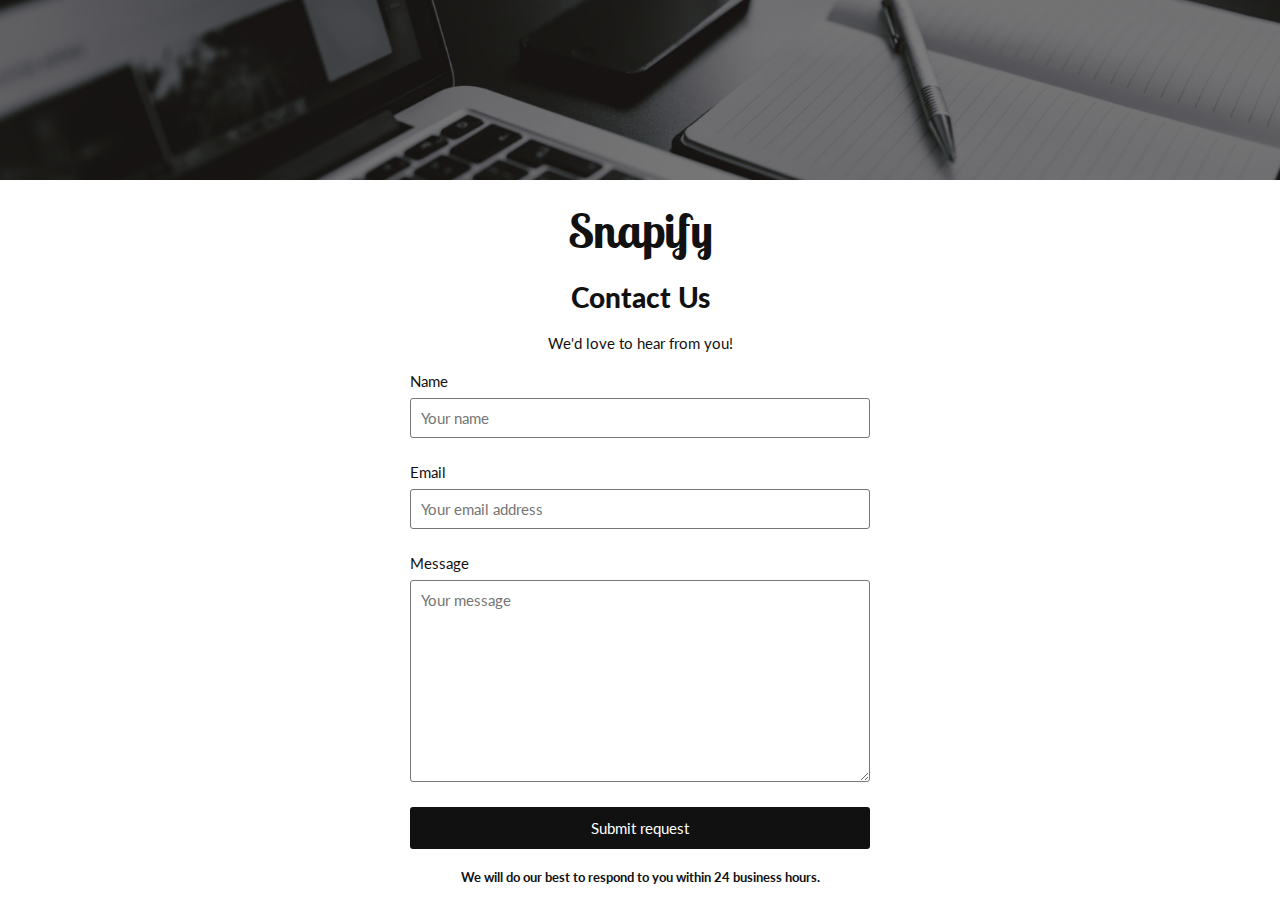
<file: contact_us.html>
<!DOCTYPE html>
<html lang="en">
<head>
    <meta charset="UTF-8">
    <meta http-equiv="X-UA-Compatible" content="IE=edge">
    <meta name="viewport" content="width=device-width, initial-scale=1.0">
    <title>Contact Us | FrameClick</title>
    <link rel="stylesheet" href="css/contact_us_styles.css">

    <link rel="preconnect" href="https://fonts.googleapis.com">
    <link rel="preconnect" href="https://fonts.gstatic.com" crossorigin>
    <link href="https://fonts.googleapis.com/css2?family=Lato:ital,wght@0,100;0,300;0,400;0,700;0,900;1,100;1,300;1,400;1,700;1,900&display=swap" rel="stylesheet">
    <link rel="preconnect" href="https://fonts.googleapis.com">
    <link rel="preconnect" href="https://fonts.gstatic.com" crossorigin>
    <link href="https://fonts.googleapis.com/css2?family=Lobster+Two:ital,wght@0,400;0,700;1,400;1,700&display=swap" rel="stylesheet">
    <link rel="preconnect" href="https://fonts.googleapis.com">
    <link rel="preconnect" href="https://fonts.gstatic.com" crossorigin>
    <link href="https://fonts.googleapis.com/css2?family=Jost:ital,wght@0,100;0,200;0,300;0,400;0,500;0,600;0,700;0,800;0,900;1,100;1,200;1,300;1,400;1,500;1,600;1,700;1,800;1,900&display=swap" rel="stylesheet">
</head>
<body>
    <div class="error-text">
        <div class="error-message">
            Enter both email and password.
        </div>
        <div class="close-button">
            <svg xmlns="http://www.w3.org/2000/svg" height="17" viewBox="0 96 960 960" width="17"><path d="M251.333 878 178 804.667 406.667 576 178 347.333 251.333 274 480 502.667 708.667 274 782 347.333 553.333 576 782 804.667 708.667 878 480 649.333 251.333 878Z"/></svg>
        </div>
    </div>

    <section class="image"></section>

    <section class="container">
        <div class="branding">
            Snapify
        </div>

        <div class="contact-us">
            <b>Contact Us</b> 
        </div>

        <div class="contact-us-text">
            We'd love to hear from you!
        </div>

        <form class="form">
            <label for="name">Name</label>
            <input type="text" class="name-input" placeholder="Your name">

            <label for="email">Email</label>
            <input type="email" class="email-input" placeholder="Your email address">

            <label for="message">Message</label>
            <textarea name="message" id="message" class="message-input" cols="30" rows="10" class="message-input" placeholder="Your message"></textarea>

            <button type="button" class="submit-button">Submit request</button>
        </form>

        <div class="response-line">
            We will do our best to respond to you within 24 business hours.
        </div>
    </section>

    <script src="js/contact_us_validation.js"></script>
</body>
</html>
</file>
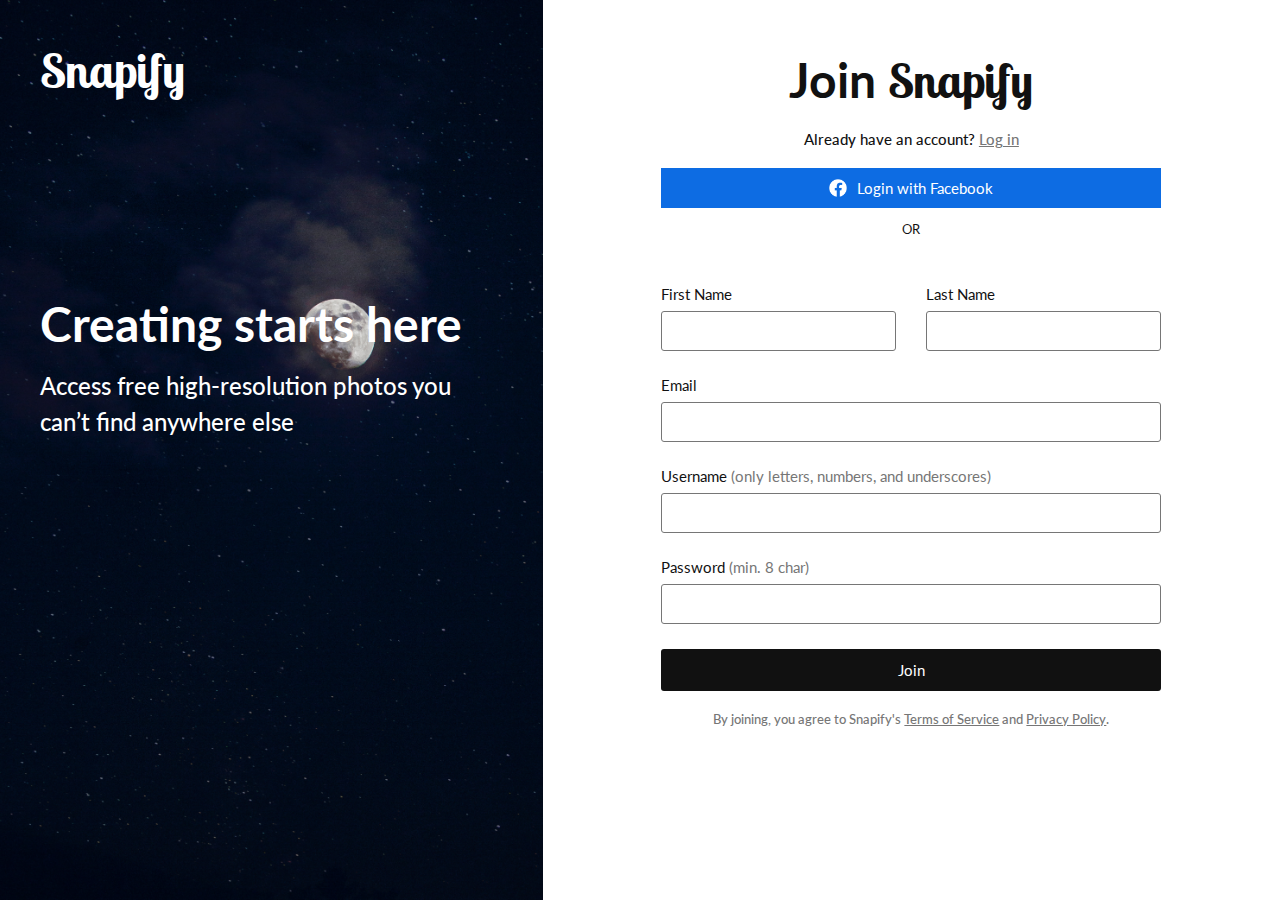
<file: join_page.html>
<!DOCTYPE html>
<html lang="en">
<head>
    <meta charset="UTF-8">
    <meta http-equiv="X-UA-Compatible" content="IE=edge">
    <meta name="viewport" content="width=device-width, initial-scale=1.0">
    <title>Join Snapify | Snapify</title>
    <link rel="stylesheet" href="css/join_page_styles.css">

    <link rel="preconnect" href="https://fonts.googleapis.com">
    <link rel="preconnect" href="https://fonts.gstatic.com" crossorigin>
    <link href="https://fonts.googleapis.com/css2?family=Lato:ital,wght@0,100;0,300;0,400;0,700;0,900;1,100;1,300;1,400;1,700;1,900&display=swap" rel="stylesheet">
    <link rel="preconnect" href="https://fonts.googleapis.com">
    <link rel="preconnect" href="https://fonts.gstatic.com" crossorigin>
    <link href="https://fonts.googleapis.com/css2?family=Lobster+Two:ital,wght@0,400;0,700;1,400;1,700&display=swap" rel="stylesheet">
    <link rel="preconnect" href="https://fonts.googleapis.com">
    <link rel="preconnect" href="https://fonts.gstatic.com" crossorigin>
    <link href="https://fonts.googleapis.com/css2?family=Jost:ital,wght@0,100;0,200;0,300;0,400;0,500;0,600;0,700;0,800;0,900;1,100;1,200;1,300;1,400;1,500;1,600;1,700;1,800;1,900&display=swap" rel="stylesheet">
</head>
<body>
    <div class="error-text">
        <div class="error-message">
            
        </div>
        <div class="close-button">
            <svg xmlns="http://www.w3.org/2000/svg" height="17" viewBox="0 96 960 960" width="17"><path d="M251.333 878 178 804.667 406.667 576 178 347.333 251.333 274 480 502.667 708.667 274 782 347.333 553.333 576 782 804.667 708.667 878 480 649.333 251.333 878Z"/></svg>
        </div>
    </div>

    <section class="main-container">
        <section class="left-container">
            <div class="branding">
                Snapify
            </div>
            
            <div class="text">
                <div class="title">
                    Creating starts here
                </div>
                <div class="description">
                    Access free high-resolution photos you can’t find anywhere else
                </div>
            </div>
    
        </section>
        <section class="right-container">
            <div class="main-form-container">
                <div class="join-snapify">
                    <div class="join-text">
                        Join <span>Snapify</span>
                    </div>
                    <div class="have-an-account">
                        Already have an account? <a href="login_page.html">Log in</a>
                    </div>
                </div>
        
                <div class="login-options">
                    <a href="#"><img src="images/facebook white.png" alt="facebook" class="icon">Login with Facebook</a>
                    <div class="or-option">
                        OR
                    </div>
                </div>
        
                <form class="join-form">
                    <div class="flex-container">
                        <div class="flex-element">
                            <label for="firstname" class="first-name">First Name</label>
                            <input type="text" class="first-name-input">
                        </div>
            
                        <div class="flex-element">
                            <label for="lastname" class="last-name">Last Name</label>
                            <input type="text" class="last-name-input">
                        </div>
                    </div>
        
                    <label for="email" class="email">Email</label>
                    <input type="email" class="email-input">
        
                    <label for="username" class="user-name">Username <span class="condition">(only letters, numbers, and underscores)</span></label>
                    <input type="text" class="user-name-input">
        
                    <label for="password" class="password">Password <span class="condition">(min. 8 char)</span></label>
                    <input type="password" class="password-input">
        
                    <button type="submit" class="submit-button">Join</button>
                </form>
        
                <div class="terms-and-conditions">
                    By joining, you agree to Snapify's <a href="#">Terms of Service</a> and <a href="#">Privacy Policy</a>.
                </div>
            </div>
        </section>
    </section>
    <script src="js/join_page_validation.js"></script>
</body>
</html>
</file>
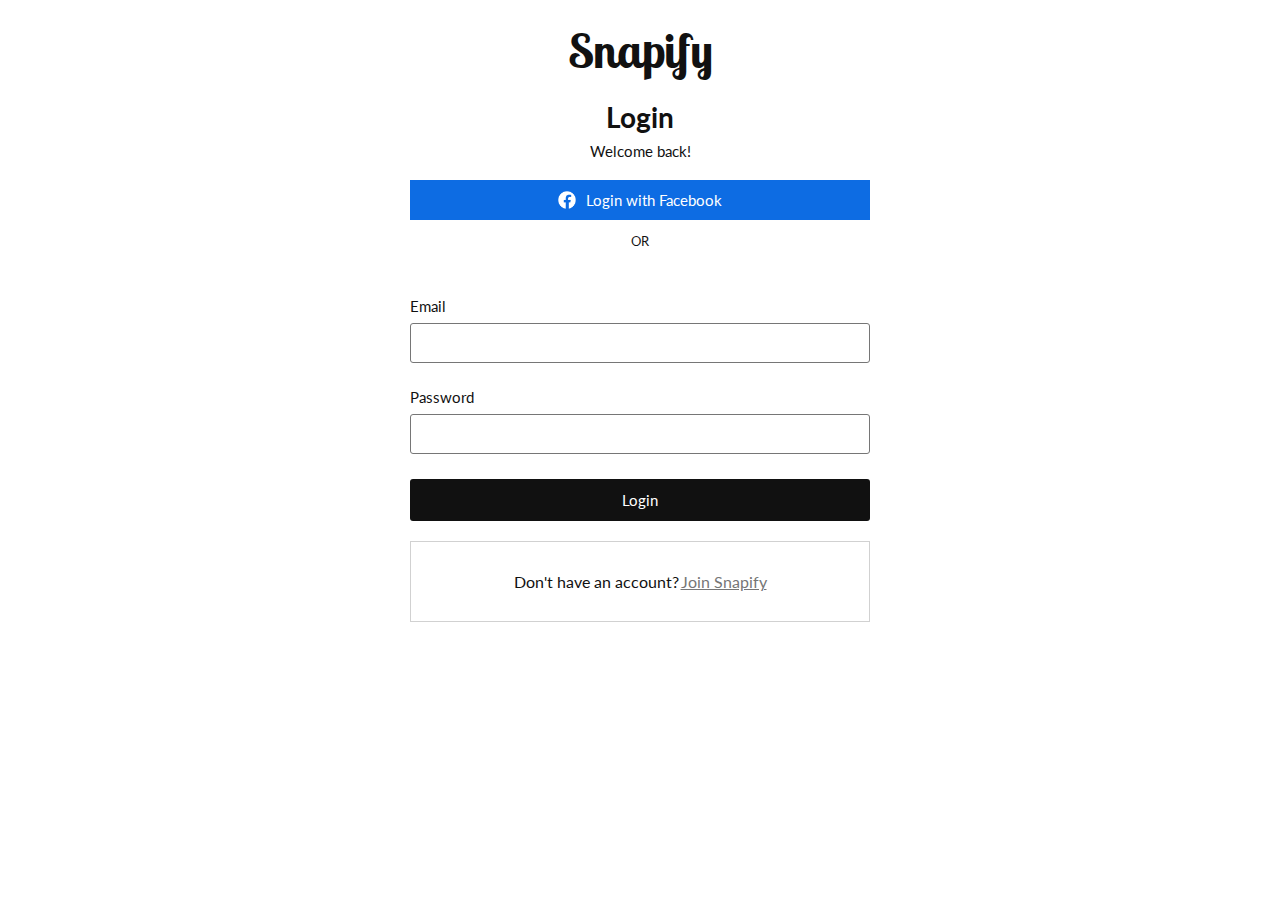
<file: login_page.html>
<!DOCTYPE html>
<html lang="en">
<head>
    <meta charset="UTF-8">
    <meta http-equiv="X-UA-Compatible" content="IE=edge">
    <meta name="viewport" content="width=device-width, initial-scale=1.0">
    <title>Login | Snapify</title>
    <link rel="stylesheet" href="css/login_page_styles.css">

    <link rel="preconnect" href="https://fonts.googleapis.com">
    <link rel="preconnect" href="https://fonts.gstatic.com" crossorigin>
    <link href="https://fonts.googleapis.com/css2?family=Lato:ital,wght@0,100;0,300;0,400;0,700;0,900;1,100;1,300;1,400;1,700;1,900&display=swap" rel="stylesheet">
    <link rel="preconnect" href="https://fonts.googleapis.com">
    <link rel="preconnect" href="https://fonts.gstatic.com" crossorigin>
    <link href="https://fonts.googleapis.com/css2?family=Lobster+Two:ital,wght@0,400;0,700;1,400;1,700&display=swap" rel="stylesheet">
    <link rel="preconnect" href="https://fonts.googleapis.com">
    <link rel="preconnect" href="https://fonts.gstatic.com" crossorigin>
    <link href="https://fonts.googleapis.com/css2?family=Jost:ital,wght@0,100;0,200;0,300;0,400;0,500;0,600;0,700;0,800;0,900;1,100;1,200;1,300;1,400;1,500;1,600;1,700;1,800;1,900&display=swap" rel="stylesheet">
</head>
<body>
    <div class="error-text">
        <div class="error-message">
            Enter both email and password.
        </div>
        <div class="close-button">
            <svg xmlns="http://www.w3.org/2000/svg" height="17" viewBox="0 96 960 960" width="17"><path d="M251.333 878 178 804.667 406.667 576 178 347.333 251.333 274 480 502.667 708.667 274 782 347.333 553.333 576 782 804.667 708.667 878 480 649.333 251.333 878Z"/></svg>
        </div>
    </div>

    <div class="container">
        <div class="branding">
            Snapify
        </div>

        <div class="login-title">
            <div class="title">
                Login
            </div>

            <div class="greeting">
                Welcome back!
            </div>
        </div>

        <div class="login-options">
            <a href="#"><img src="images/facebook white.png" alt="facebook" class="icon">Login with Facebook</a>
            <div class="or-option">
                OR
            </div>
        </div>

        <form class="login-form">
            <label for="email">Email</label>
            <input type="email" class="email-input">

            <label for="password">Password</label>
            <input type="password" class="password-input">

            <button type="button" class="login-button">Login</button>
        </form>

        <div class="join">
            <div class="join-text">
                Don't have an account?
            </div>

            <div class="join-link">
                <a href="join_page.html">Join Snapify</a>
            </div>
        </div>
    </div>

    <script src="js/login_validation.js"></script>
</body>
</html>
</file>
<file: css/contact_us_styles.css>
*{
    margin: 0;
    padding: 0;
    box-sizing: border-box;
}

body{
    font-family: 'Lato', sans-serif;
}

.image{
    width: 100%;
    height: 180px;
    display: flex !important;
    overflow: hidden;
    display: flex;
    justify-content: center;
    align-items: center;
    background-image: url("../images/contact\ us.png");
    background-position: center;
    background-size: cover;
    background-repeat: no-repeat;
}

.container{
    max-width: 500px;
    width: 100%;
    height: fit-content;
    /* background-color: red; */
    margin: auto;
    padding: 20px;
    display: flex;
    gap: 20px;
    flex-direction: column;
    align-items: center;
    justify-content: center;
}

.container .branding{
    font-family: 'Lobster Two', cursive;
    font-size: 48px;
    font-weight: 600;
    color: #111;
}

.container .contact-us{
    font-family: 'Lato', sans-serif;
    font-size: 28px;
    color: #111;
    font-weight: bold;
}

.container .contact-us-text{
    color: #111;
    font-size: 15px;
}

.container .form{
    display: flex;
    flex-direction: column;
    width: 100%;
}

.container .form label{
    font-size: 15px;
    color: #111;
    margin-bottom: 8px;
}

.container .form input{
    font-family: 'Lato', sans-serif;
    width: 100%;
    height: 40px;
    outline: none;
    background: none;
    border: 1px solid #767676;
    border-radius: 3px;
    padding: 0px 10px;
    font-size: 15px;
    color: #111;
    margin-bottom: 25px;
}

.container .form textarea{
    font-family: 'Lato', sans-serif;
    width: 100%;
    outline: none;
    background: none;
    border: 1px solid #767676;
    border-radius: 3px;
    padding: 10px;
    font-size: 15px;
    color: #111;
    margin-bottom: 25px;
}

.container .submit-button{
    font-family: 'Lato', sans-serif;
    height: 24px;
    padding: 20px;
    display: flex;
    justify-content: center;
    align-items: center;
    border-radius: 3px;
    background-color: #111;
    color: #fff;
    border: 1px solid transparent;
    cursor: pointer;
    font-size: 15px;
}

.response-line{
    font-family: 'Lato', sans-serif;
    font-size: 13px;
    color: #111;
    font-weight: bold;
    text-align: center;
}

.error-text{
    padding: 20px;
    color: #fff;
    display: flex;
    justify-content: center;
    align-items: center;
    background: #e25c3d;
    position: fixed;
    width: 100%;
    top: -100%;
    transition: top 0.7s ease;
}

.error-text .close-button{
    position: absolute;
    right: 20px;
    cursor: pointer;
}

.error-text .close-button svg{
    fill: white;
    opacity: 0.7;
    transition: color 0.1s ease;
}

.error-text .close-button:hover svg{
    fill: white;
    opacity: 1;
}
</file>
<file: css/join_page_styles.css>
*{
    margin: 0;
    padding: 0;
    box-sizing: border-box;
}

body{
    font-family: 'Lato', sans-serif;
}

a{
    text-decoration: none;
    font-size: inherit;
}

.main-container{
    display: flex;
    width: 100%;
    height: 100vh;
    /* background: red; */
}

.main-container .left-container{
    width: auto;
    height: 100%;
    padding: 40px;
    background-image: url("../images/join\ page.jpg");
    background-position: center;
    background-size: cover;
    background-repeat: no-repeat;
    display: flex;
    gap: 200px;
    flex-direction: column;
    color: white;
}

.main-container .left-container .branding{
    font-family: 'Lobster Two', cursive;
    font-size: 48px;
    font-weight: 600;
    color: white;
}

.main-container .left-container .text{
    display: flex;
    flex-direction: column;
    gap: 20px;
}

.main-container .left-container .text .title{
    font-family: 'Lato', sans-serif;
    font-size: 48px;
    color: white;
    font-weight: bold;
    line-height: 1;
}

.main-container .left-container .text .description{
    font-family: 'Lato', sans-serif;
    font-size: 24px;
    color: white;
    font-weight: 500;
    line-height: 1.5;
}

.main-container .right-container{
    width: 80%;
    height: 100%;
    padding: 50px;
    overflow-y: auto;
}

.main-container .right-container .main-form-container{
    max-width: 500px;
    width: 100%;
    display: flex;
    flex-direction: column;
    justify-content: center;
    align-items: center;
    gap: 20px;
    box-sizing: border-box;
    margin: auto;
}

.main-container .right-container .join-snapify{
    display: flex;
    flex-direction: column;
    gap: 20px;
    justify-content: center;
    align-items: center;
}

.main-container .right-container .join-snapify .join-text{
    font-family: 'Lato', sans-serif;
    font-size: 48px;
    color: #111;
    font-weight: bold;
}

.main-container .right-container .join-snapify .join-text span{
    font-family: 'Lobster Two', cursive;
    font-size: 48px;
    font-weight: 600;
    color: #111;
}

.main-container .right-container .join-snapify .have-an-account{
    font-family: 'Lato', sans-serif;
    font-size: 15px;
    color: #111;
    font-weight: 500;
}

.main-container .right-container .join-snapify .have-an-account a{
    text-decoration: underline;
    color: #767676;
}

.main-container .right-container .login-options{
    width: 100%;
    display: flex;
    flex-direction: column;
    gap: 13px;
    align-items: center;
    margin-bottom: 28px;
}

.main-container .right-container .or-option{
    font-size: 13px;
    color: #111;
}

.main-container .right-container .login-options a{
    font-family: 'Lato', sans-serif;
    height: 24px;
    padding: 20px;
    background: #0d6ce3;
    width: 100%;
    display: flex;
    align-items: center;
    justify-content: center;
    font-size: 15px;
    color: #fff;
}

.main-container .right-container .login-options a .icon{
    width: 18px;
    margin-right: 10px;
}

.main-container .right-container .join-form{
    display: flex;
    flex-direction: column;
    width: 100%;
}

.main-container .right-container .join-form .flex-container{
    display: flex;
    justify-content: space-between;
}

.main-container .right-container .join-form .flex-container .flex-element{
    display: flex;
    flex-direction: column;
    width: 47%;
}

.main-container .right-container .join-form label{
    font-size: 15px;
    color: #111;
    margin-bottom: 8px;
}

.main-container .right-container .join-form input{
    font-family: 'Lato', sans-serif;
    width: 100%;
    height: 40px;
    outline: none;
    background: none;
    border: 1px solid #767676;
    border-radius: 3px;
    padding: 0px 10px;
    font-size: 15px;
    color: #111;
    margin-bottom: 25px;
}

.main-container .right-container .join-form label .condition{
    color: #767676;
}

.main-container .right-container .join-form .submit-button{
    font-family: 'Lato', sans-serif;
    height: 24px;
    padding: 20px;
    display: flex;
    justify-content: center;
    align-items: center;
    border-radius: 3px;
    background-color: #111;
    color: #fff;
    border: 1px solid transparent;
    cursor: pointer;
    font-size: 15px;
}

.main-container .right-container .terms-and-conditions{
    font-family: 'Lato', sans-serif;
    font-size: 13px;
    color: #767676;
    font-weight: 500;
    text-align: center;
}

.main-container .right-container .terms-and-conditions a{
    text-decoration: underline;
    color: #767676;
}

.error-text{
    padding: 20px;
    color: #fff;
    display: flex;
    justify-content: center;
    align-items: center;
    background: #e25c3d;
    position: fixed;
    width: 100%;
    top: -100%;
    transition: top 0.7s ease;
}

.error-text .close-button{
    position: absolute;
    right: 20px;
    cursor: pointer;
}

.error-text .close-button svg{
    fill: white;
    opacity: 0.7;
    transition: color 0.1s ease;
}

.error-text .close-button:hover svg{
    fill: white;
    opacity: 1;
}

@media screen and (max-width: 904px){
    .main-container .right-container{
        width: 100%;
        overflow-y: revert;
        height: auto;
    }

    .main-container{
        flex-direction: column;
    }

    body{
        overflow-y: auto;
    }

    .main-container .left-container{
        height: fit-content;
        gap: 50px;
        justify-content: space-between;
        padding: 20px;
    }

    .main-container .left-container .text{
        gap: 8px;
    }

    .main-container .left-container .branding{
        font-size: 30px;
    }

    .main-container .left-container .text .title{
        font-size: 24px;
    }

    .main-container .left-container .text .description{
        font-size: 18px;
    }
}

@media screen and (max-width:433px){
    .main-container .right-container{
        padding: 30px;
    }
}
</file>
<file: css/login_page_styles.css>
*{
    margin: 0;
    padding: 0;
    box-sizing: border-box;
}

body{
    font-family: 'Lato', sans-serif;
}

a{
    text-decoration: none;
    color: inherit;
}

.container{
    max-width: 500px;
    width: 100%;
    height: fit-content;
    /* background-color: red; */
    margin: auto;
    padding: 20px;
    display: flex;
    gap: 20px;
    flex-direction: column;
    align-items: center;
    justify-content: center;
}

.container .branding{
    font-family: 'Lobster Two', cursive;
    font-size: 48px;
    font-weight: 600;
    color: #111;
    /* margin-bottom: 20px; */
}

.container .login-title{
    display: flex;
    flex-direction: column;
    gap: 8px;
    display: flex;
    flex-direction: column;
    justify-content: center;
    align-items: center;
}

.container .login-title .title{
    font-family: 'Lato', sans-serif;
    font-size: 28px;
    color: #111;
    font-weight: bold;
}

.container .login-title .greeting{
    color: #111;
    font-size: 15px;
}

.container .login-form{
    display: flex;
    flex-direction: column;
    width: 100%;
}

.container .login-form label{
    font-size: 15px;
    color: #111;
    margin-bottom: 8px;
}

.container .login-form input{
    font-family: 'Lato', sans-serif;
    width: 100%;
    height: 40px;
    outline: none;
    background: none;
    border: 1px solid #767676;
    border-radius: 3px;
    padding: 0px 10px;
    font-size: 15px;
    color: #111;
    margin-bottom: 25px;
}

.container .login-form .login-button{
    font-family: 'Lato', sans-serif;
    height: 24px;
    padding: 20px;
    display: flex;
    justify-content: center;
    align-items: center;
    border-radius: 3px;
    background-color: #111;
    color: #fff;
    border: 1px solid transparent;
    cursor: pointer;
    font-size: 15px;
}

.container .login-options{
    width: 100%;
    display: flex;
    flex-direction: column;
    gap: 13px;
    align-items: center;
    margin-bottom: 28px;
}

.container .or-option{
    font-size: 13px;
    color: #111;
}

.container .login-options a{
    font-family: 'Lato', sans-serif;
    height: 24px;
    padding: 20px;
    background: #0d6ce3;
    width: 100%;
    display: flex;
    align-items: center;
    justify-content: center;
    font-size: 15px;
    color: #fff;
}

.container .login-options a .icon{
    width: 18px;
    margin-right: 10px;
}

.container .join{
    /* background-color: red; */
    width: 100%;
    color: #111;
    display: flex;
    gap: 2px;
    justify-content: center;
    align-items: center;
    padding: 30px;
    border: 1px solid #d1d1d1;
}

.container .join .join-link{
    text-decoration: underline;
    color: #767676;
}

.container .join .join-link:hover{
    color: #111;
}

.error-text{
    padding: 20px;
    color: #fff;
    display: flex;
    justify-content: center;
    align-items: center;
    background: #e25c3d;
    position: fixed;
    width: 100%;
    top: -100%;
    transition: top 0.7s ease;
}

.error-text .close-button{
    position: absolute;
    right: 20px;
    cursor: pointer;
}

.error-text .close-button svg{
    fill: white;
    opacity: 0.7;
    transition: color 0.1s ease;
}

.error-text .close-button:hover svg{
    fill: white;
    opacity: 1;
}

@media screen and (max-width:350px){
    .container .join{
        flex-direction: column;
    }
}
</file>
